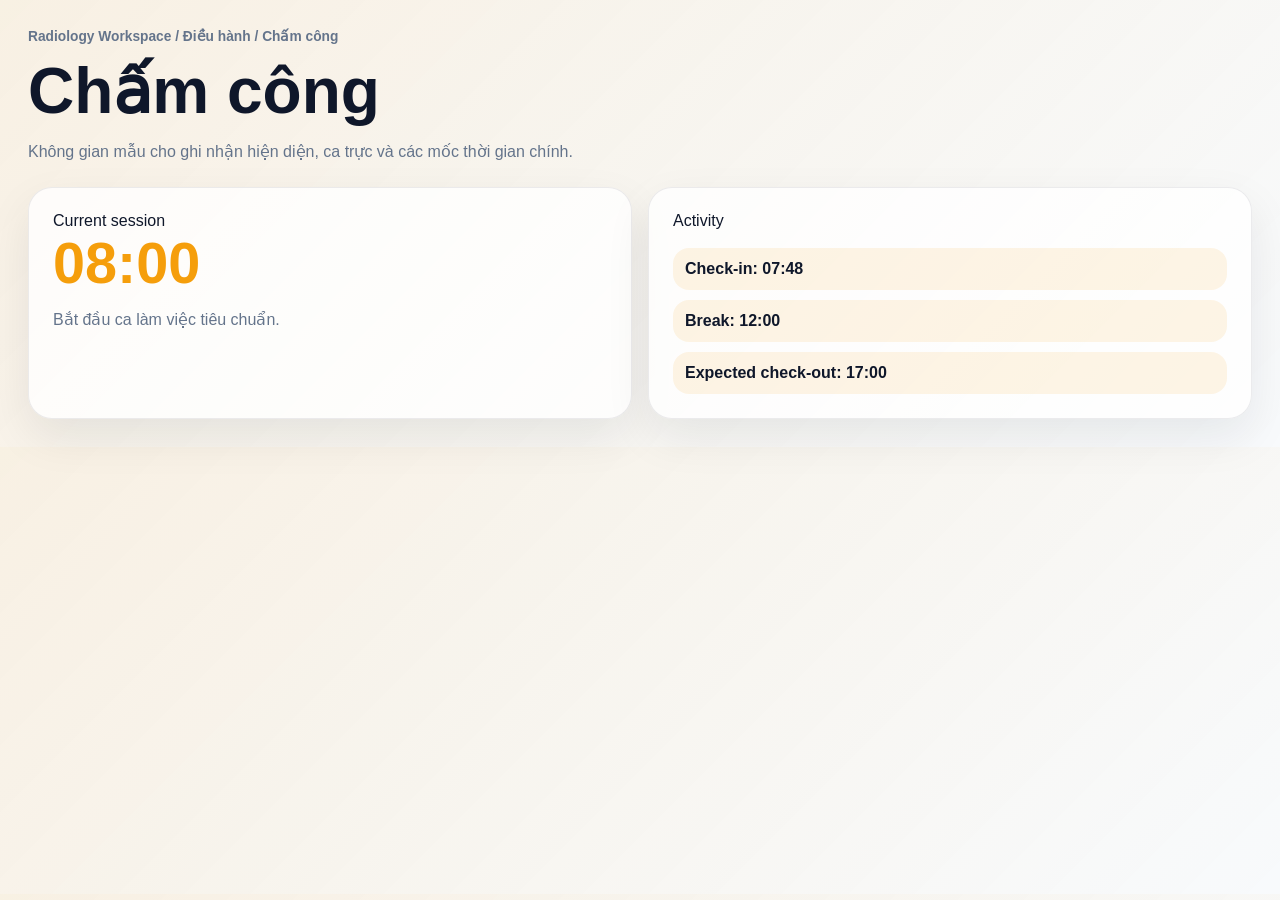
<file: apps/attendance/index.html>
<!doctype html>
<html lang="vi">
  <head>
    <meta charset="UTF-8" />
    <meta name="viewport" content="width=device-width, initial-scale=1.0" />
    <title>Chấm công - Radiology Workspace</title>
    <style>
      :root {
        color-scheme: light dark;
        --text: #0f172a;
        --muted: #64748b;
        --panel: rgba(255, 255, 255, 0.78);
        --line: rgba(15, 23, 42, 0.08);
        --warning: #f59e0b;
      }

      * {
        box-sizing: border-box;
      }

      body {
        margin: 0;
        color: var(--text);
        font-family: Inter, -apple-system, BlinkMacSystemFont, "Segoe UI", sans-serif;
        background: linear-gradient(135deg, rgba(245, 158, 11, 0.1), transparent), #f8fafc;
      }

      .app-shell {
        display: grid;
        gap: 22px;
        padding: 28px;
      }

      .breadcrumb {
        margin-bottom: 10px;
        color: var(--muted);
        font-size: 0.86rem;
        font-weight: 800;
      }

      h1 {
        margin: 0;
        font-size: clamp(2.2rem, 5vw, 4rem);
      }

      p {
        margin: 10px 0 0;
        color: var(--muted);
        line-height: 1.7;
      }

      .panel {
        display: grid;
        grid-template-columns: 1fr 1fr;
        gap: 16px;
      }

      .card {
        min-height: 220px;
        padding: 24px;
        border: 1px solid var(--line);
        border-radius: 24px;
        background: var(--panel);
        box-shadow: 0 18px 46px rgba(15, 23, 42, 0.08);
      }

      .clock {
        color: var(--warning);
        font-size: 3.6rem;
        font-weight: 900;
        font-variant-numeric: tabular-nums;
      }

      .list {
        display: grid;
        gap: 10px;
        margin-top: 18px;
      }

      .list span {
        padding: 12px;
        border-radius: 16px;
        background: rgba(245, 158, 11, 0.1);
        font-weight: 760;
      }

      @media (prefers-color-scheme: dark) {
        :root {
          --text: #ffffff;
          --muted: rgba(255, 255, 255, 0.78);
          --panel: rgba(15, 23, 42, 0.82);
          --line: rgba(255, 255, 255, 0.14);
        }

        body {
          background: linear-gradient(135deg, rgba(245, 158, 11, 0.2), transparent), #08111f;
        }
      }

      @media (max-width: 760px) {
        .app-shell {
          padding: 20px;
        }

        .panel {
          grid-template-columns: 1fr;
        }
      }
    </style>
  </head>
  <body>
    <main class="app-shell">
      <header>
        <div class="breadcrumb">Radiology Workspace / Điều hành / Chấm công</div>
        <h1>Chấm công</h1>
        <p>Không gian mẫu cho ghi nhận hiện diện, ca trực và các mốc thời gian chính.</p>
      </header>

      <section class="panel" aria-label="Chấm công mẫu">
        <article class="card">
          <span>Current session</span>
          <div class="clock">08:00</div>
          <p>Bắt đầu ca làm việc tiêu chuẩn.</p>
        </article>
        <article class="card">
          <span>Activity</span>
          <div class="list">
            <span>Check-in: 07:48</span>
            <span>Break: 12:00</span>
            <span>Expected check-out: 17:00</span>
          </div>
        </article>
      </section>
    </main>
  </body>
</html>
</file>
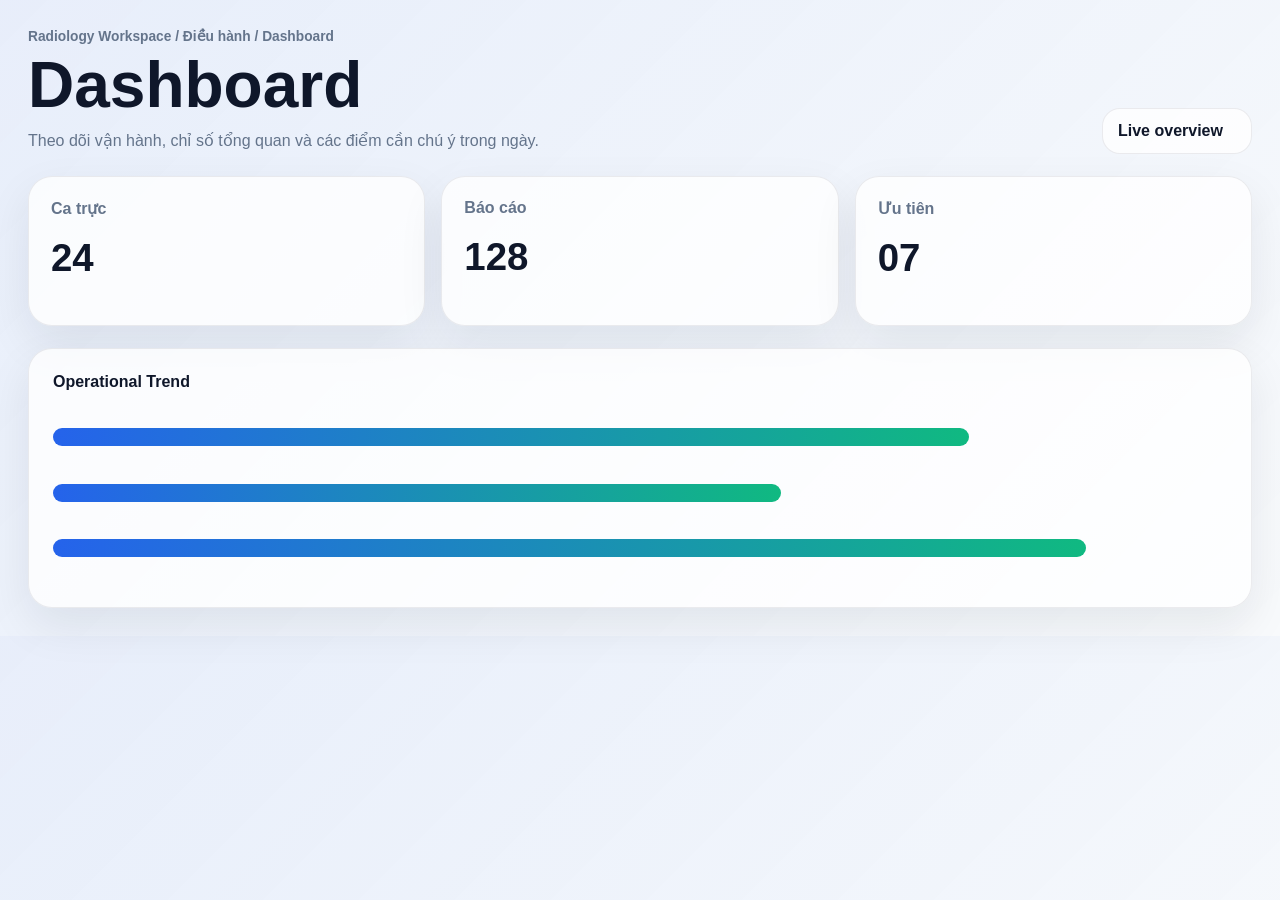
<file: apps/dashboard/index.html>
<!doctype html>
<html lang="vi">
  <head>
    <meta charset="UTF-8" />
    <meta name="viewport" content="width=device-width, initial-scale=1.0" />
    <title>Dashboard - Radiology Workspace</title>
    <style>
      :root {
        color-scheme: light dark;
        --text: #0f172a;
        --muted: #64748b;
        --panel: rgba(255, 255, 255, 0.78);
        --line: rgba(15, 23, 42, 0.08);
        --primary: #2563eb;
        --success: #10b981;
      }

      * {
        box-sizing: border-box;
      }

      body {
        margin: 0;
        color: var(--text);
        font-family: Inter, -apple-system, BlinkMacSystemFont, "Segoe UI", sans-serif;
        background: linear-gradient(135deg, rgba(37, 99, 235, 0.08), transparent), #f8fafc;
      }

      .app-shell {
        display: grid;
        gap: 22px;
        padding: 28px;
      }

      .app-header {
        display: flex;
        align-items: flex-end;
        justify-content: space-between;
        gap: 18px;
      }

      .breadcrumb {
        margin-bottom: 10px;
        color: var(--muted);
        font-size: 0.86rem;
        font-weight: 800;
      }

      h1 {
        margin: 0;
        font-size: clamp(2.2rem, 5vw, 4rem);
        line-height: 0.98;
      }

      p {
        margin: 10px 0 0;
        color: var(--muted);
        line-height: 1.7;
      }

      .status {
        min-width: 150px;
        padding: 13px 15px;
        border: 1px solid var(--line);
        border-radius: 18px;
        background: var(--panel);
        font-weight: 850;
      }

      .grid {
        display: grid;
        grid-template-columns: repeat(3, minmax(0, 1fr));
        gap: 16px;
      }

      .card,
      .wide-card {
        border: 1px solid var(--line);
        border-radius: 24px;
        background: var(--panel);
        box-shadow: 0 18px 46px rgba(15, 23, 42, 0.08);
      }

      .card {
        min-height: 150px;
        padding: 22px;
      }

      .card span {
        color: var(--muted);
        font-weight: 760;
      }

      .card strong {
        display: block;
        margin-top: 18px;
        font-size: 2.4rem;
      }

      .wide-card {
        display: grid;
        gap: 12px;
        min-height: 260px;
        padding: 24px;
      }

      .bar {
        height: 18px;
        border-radius: 999px;
        background: linear-gradient(90deg, var(--primary), var(--success));
      }

      .bar:nth-child(2) {
        width: 78%;
      }

      .bar:nth-child(3) {
        width: 62%;
      }

      .bar:nth-child(4) {
        width: 88%;
      }

      @media (prefers-color-scheme: dark) {
        :root {
          --text: #ffffff;
          --muted: rgba(255, 255, 255, 0.78);
          --panel: rgba(15, 23, 42, 0.82);
          --line: rgba(255, 255, 255, 0.14);
        }

        body {
          background: linear-gradient(135deg, rgba(37, 99, 235, 0.2), transparent), #08111f;
        }
      }

      @media (max-width: 760px) {
        .app-shell {
          padding: 20px;
        }

        .app-header,
        .grid {
          grid-template-columns: 1fr;
        }

        .app-header {
          display: grid;
        }
      }
    </style>
  </head>
  <body>
    <main class="app-shell">
      <header class="app-header">
        <div>
          <div class="breadcrumb">Radiology Workspace / Điều hành / Dashboard</div>
          <h1>Dashboard</h1>
          <p>Theo dõi vận hành, chỉ số tổng quan và các điểm cần chú ý trong ngày.</p>
        </div>
        <div class="status">Live overview</div>
      </header>

      <section class="grid" aria-label="Dashboard metrics">
        <article class="card"><span>Ca trực</span><strong>24</strong></article>
        <article class="card"><span>Báo cáo</span><strong>128</strong></article>
        <article class="card"><span>Ưu tiên</span><strong>07</strong></article>
      </section>

      <section class="wide-card" aria-label="Operational trend">
        <strong>Operational Trend</strong>
        <div class="bar"></div>
        <div class="bar"></div>
        <div class="bar"></div>
      </section>
    </main>
  </body>
</html>
</file>
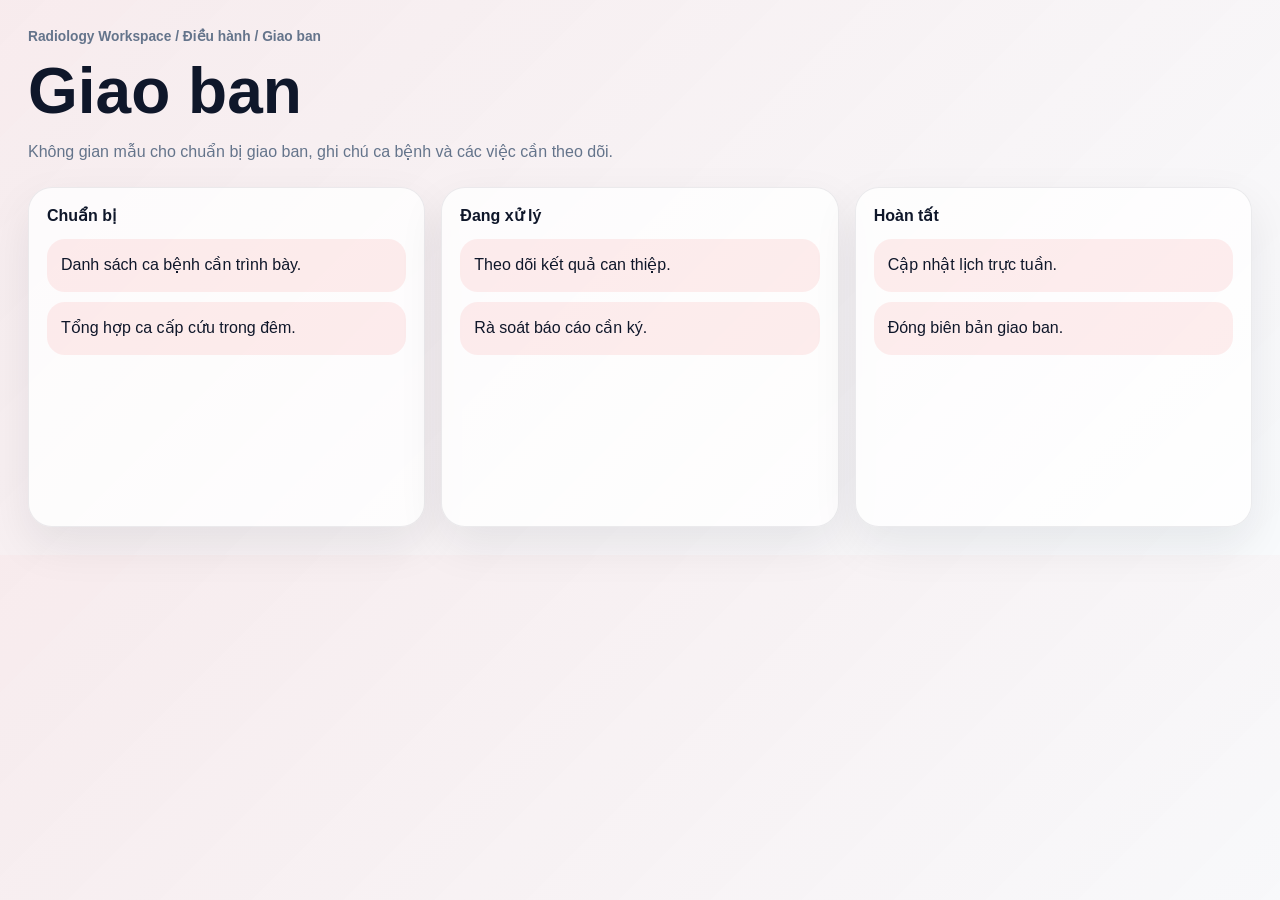
<file: apps/meeting/index.html>
<!doctype html>
<html lang="vi">
  <head>
    <meta charset="UTF-8" />
    <meta name="viewport" content="width=device-width, initial-scale=1.0" />
    <title>Giao ban - Radiology Workspace</title>
    <style>
      :root {
        color-scheme: light dark;
        --text: #0f172a;
        --muted: #64748b;
        --panel: rgba(255, 255, 255, 0.78);
        --line: rgba(15, 23, 42, 0.08);
        --danger: #ef4444;
      }

      * {
        box-sizing: border-box;
      }

      body {
        margin: 0;
        color: var(--text);
        font-family: Inter, -apple-system, BlinkMacSystemFont, "Segoe UI", sans-serif;
        background: linear-gradient(135deg, rgba(239, 68, 68, 0.08), transparent), #f8fafc;
      }

      .app-shell {
        display: grid;
        gap: 22px;
        padding: 28px;
      }

      .breadcrumb {
        margin-bottom: 10px;
        color: var(--muted);
        font-size: 0.86rem;
        font-weight: 800;
      }

      h1 {
        margin: 0;
        font-size: clamp(2.2rem, 5vw, 4rem);
      }

      p {
        margin: 10px 0 0;
        color: var(--muted);
        line-height: 1.7;
      }

      .board {
        display: grid;
        grid-template-columns: repeat(3, minmax(0, 1fr));
        gap: 16px;
      }

      .column {
        min-height: 340px;
        padding: 18px;
        border: 1px solid var(--line);
        border-radius: 24px;
        background: var(--panel);
        box-shadow: 0 18px 46px rgba(15, 23, 42, 0.08);
      }

      .column h2 {
        margin: 0 0 14px;
        font-size: 1rem;
      }

      .note {
        margin-top: 10px;
        padding: 14px;
        border-radius: 18px;
        background: rgba(239, 68, 68, 0.09);
        color: var(--text);
        line-height: 1.55;
      }

      @media (prefers-color-scheme: dark) {
        :root {
          --text: #ffffff;
          --muted: rgba(255, 255, 255, 0.78);
          --panel: rgba(15, 23, 42, 0.82);
          --line: rgba(255, 255, 255, 0.14);
        }

        body {
          background: linear-gradient(135deg, rgba(239, 68, 68, 0.2), transparent), #08111f;
        }
      }

      @media (max-width: 820px) {
        .app-shell {
          padding: 20px;
        }

        .board {
          grid-template-columns: 1fr;
        }
      }
    </style>
  </head>
  <body>
    <main class="app-shell">
      <header>
        <div class="breadcrumb">Radiology Workspace / Điều hành / Giao ban</div>
        <h1>Giao ban</h1>
        <p>Không gian mẫu cho chuẩn bị giao ban, ghi chú ca bệnh và các việc cần theo dõi.</p>
      </header>

      <section class="board" aria-label="Bảng giao ban mẫu">
        <article class="column">
          <h2>Chuẩn bị</h2>
          <div class="note">Danh sách ca bệnh cần trình bày.</div>
          <div class="note">Tổng hợp ca cấp cứu trong đêm.</div>
        </article>
        <article class="column">
          <h2>Đang xử lý</h2>
          <div class="note">Theo dõi kết quả can thiệp.</div>
          <div class="note">Rà soát báo cáo cần ký.</div>
        </article>
        <article class="column">
          <h2>Hoàn tất</h2>
          <div class="note">Cập nhật lịch trực tuần.</div>
          <div class="note">Đóng biên bản giao ban.</div>
        </article>
      </section>
    </main>
  </body>
</html>
</file>
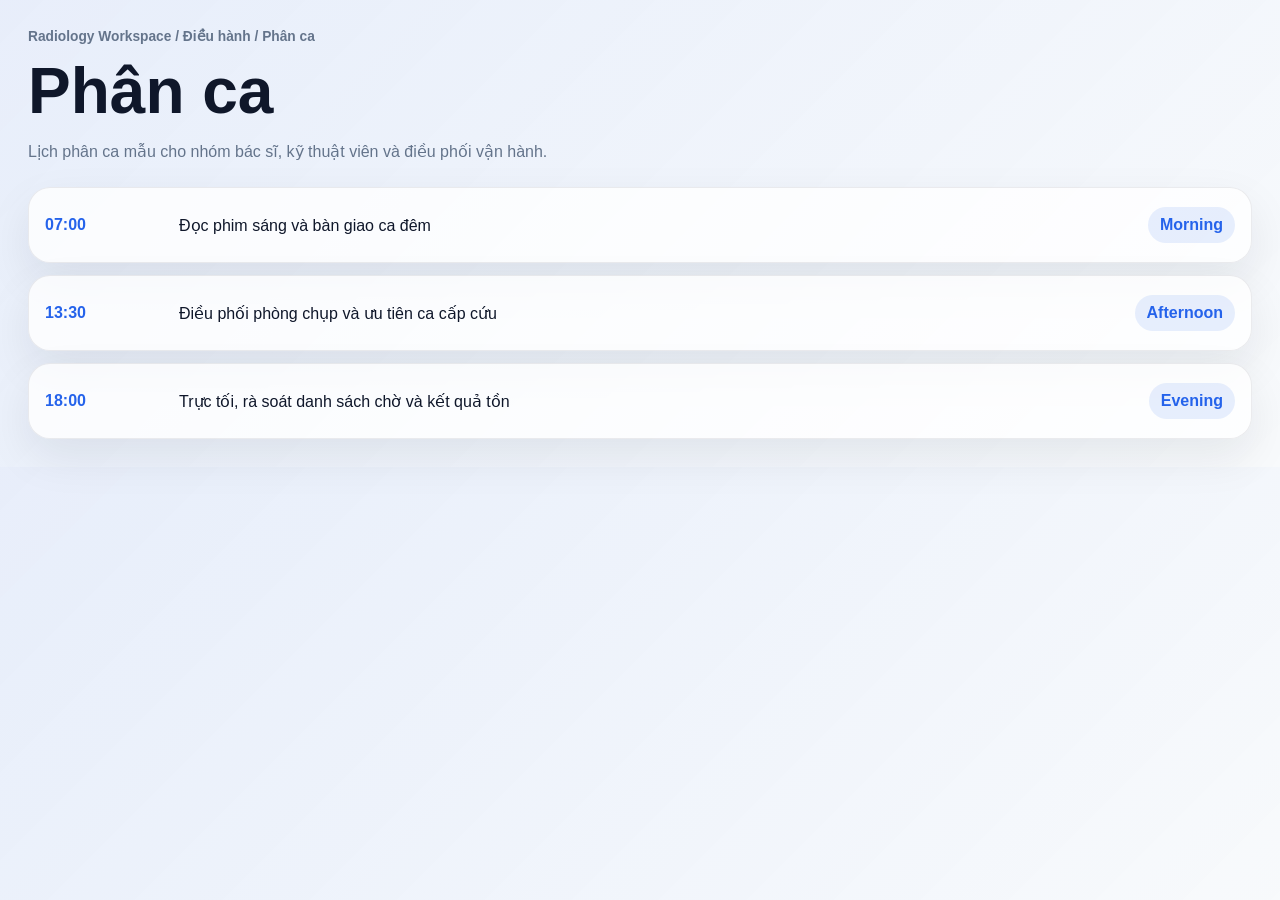
<file: apps/schedule/index.html>
<!doctype html>
<html lang="vi">
  <head>
    <meta charset="UTF-8" />
    <meta name="viewport" content="width=device-width, initial-scale=1.0" />
    <title>Phân ca - Radiology Workspace</title>
    <style>
      :root {
        color-scheme: light dark;
        --text: #0f172a;
        --muted: #64748b;
        --panel: rgba(255, 255, 255, 0.78);
        --line: rgba(15, 23, 42, 0.08);
        --primary: #2563eb;
      }

      * {
        box-sizing: border-box;
      }

      body {
        margin: 0;
        color: var(--text);
        font-family: Inter, -apple-system, BlinkMacSystemFont, "Segoe UI", sans-serif;
        background: linear-gradient(135deg, rgba(37, 99, 235, 0.08), transparent), #f8fafc;
      }

      .app-shell {
        display: grid;
        gap: 22px;
        padding: 28px;
      }

      .breadcrumb {
        margin-bottom: 10px;
        color: var(--muted);
        font-size: 0.86rem;
        font-weight: 800;
      }

      h1 {
        margin: 0;
        font-size: clamp(2.2rem, 5vw, 4rem);
      }

      p {
        margin: 10px 0 0;
        color: var(--muted);
        line-height: 1.7;
      }

      .schedule {
        display: grid;
        gap: 12px;
      }

      .row {
        display: grid;
        grid-template-columns: 120px minmax(0, 1fr) 120px;
        gap: 14px;
        align-items: center;
        min-height: 76px;
        padding: 16px;
        border: 1px solid var(--line);
        border-radius: 22px;
        background: var(--panel);
        box-shadow: 0 18px 46px rgba(15, 23, 42, 0.08);
      }

      .row strong {
        color: var(--primary);
      }

      .chip {
        justify-self: end;
        padding: 9px 12px;
        border-radius: 999px;
        color: var(--primary);
        background: rgba(37, 99, 235, 0.1);
        font-weight: 800;
      }

      @media (prefers-color-scheme: dark) {
        :root {
          --text: #ffffff;
          --muted: rgba(255, 255, 255, 0.78);
          --panel: rgba(15, 23, 42, 0.82);
          --line: rgba(255, 255, 255, 0.14);
        }

        body {
          background: linear-gradient(135deg, rgba(37, 99, 235, 0.2), transparent), #08111f;
        }
      }

      @media (max-width: 700px) {
        .app-shell {
          padding: 20px;
        }

        .row {
          grid-template-columns: 1fr;
        }

        .chip {
          justify-self: start;
        }
      }
    </style>
  </head>
  <body>
    <main class="app-shell">
      <header>
        <div class="breadcrumb">Radiology Workspace / Điều hành / Phân ca</div>
        <h1>Phân ca</h1>
        <p>Lịch phân ca mẫu cho nhóm bác sĩ, kỹ thuật viên và điều phối vận hành.</p>
      </header>

      <section class="schedule" aria-label="Lịch phân ca mẫu">
        <article class="row"><strong>07:00</strong><span>Đọc phim sáng và bàn giao ca đêm</span><span class="chip">Morning</span></article>
        <article class="row"><strong>13:30</strong><span>Điều phối phòng chụp và ưu tiên ca cấp cứu</span><span class="chip">Afternoon</span></article>
        <article class="row"><strong>18:00</strong><span>Trực tối, rà soát danh sách chờ và kết quả tồn</span><span class="chip">Evening</span></article>
      </section>
    </main>
  </body>
</html>
</file>
